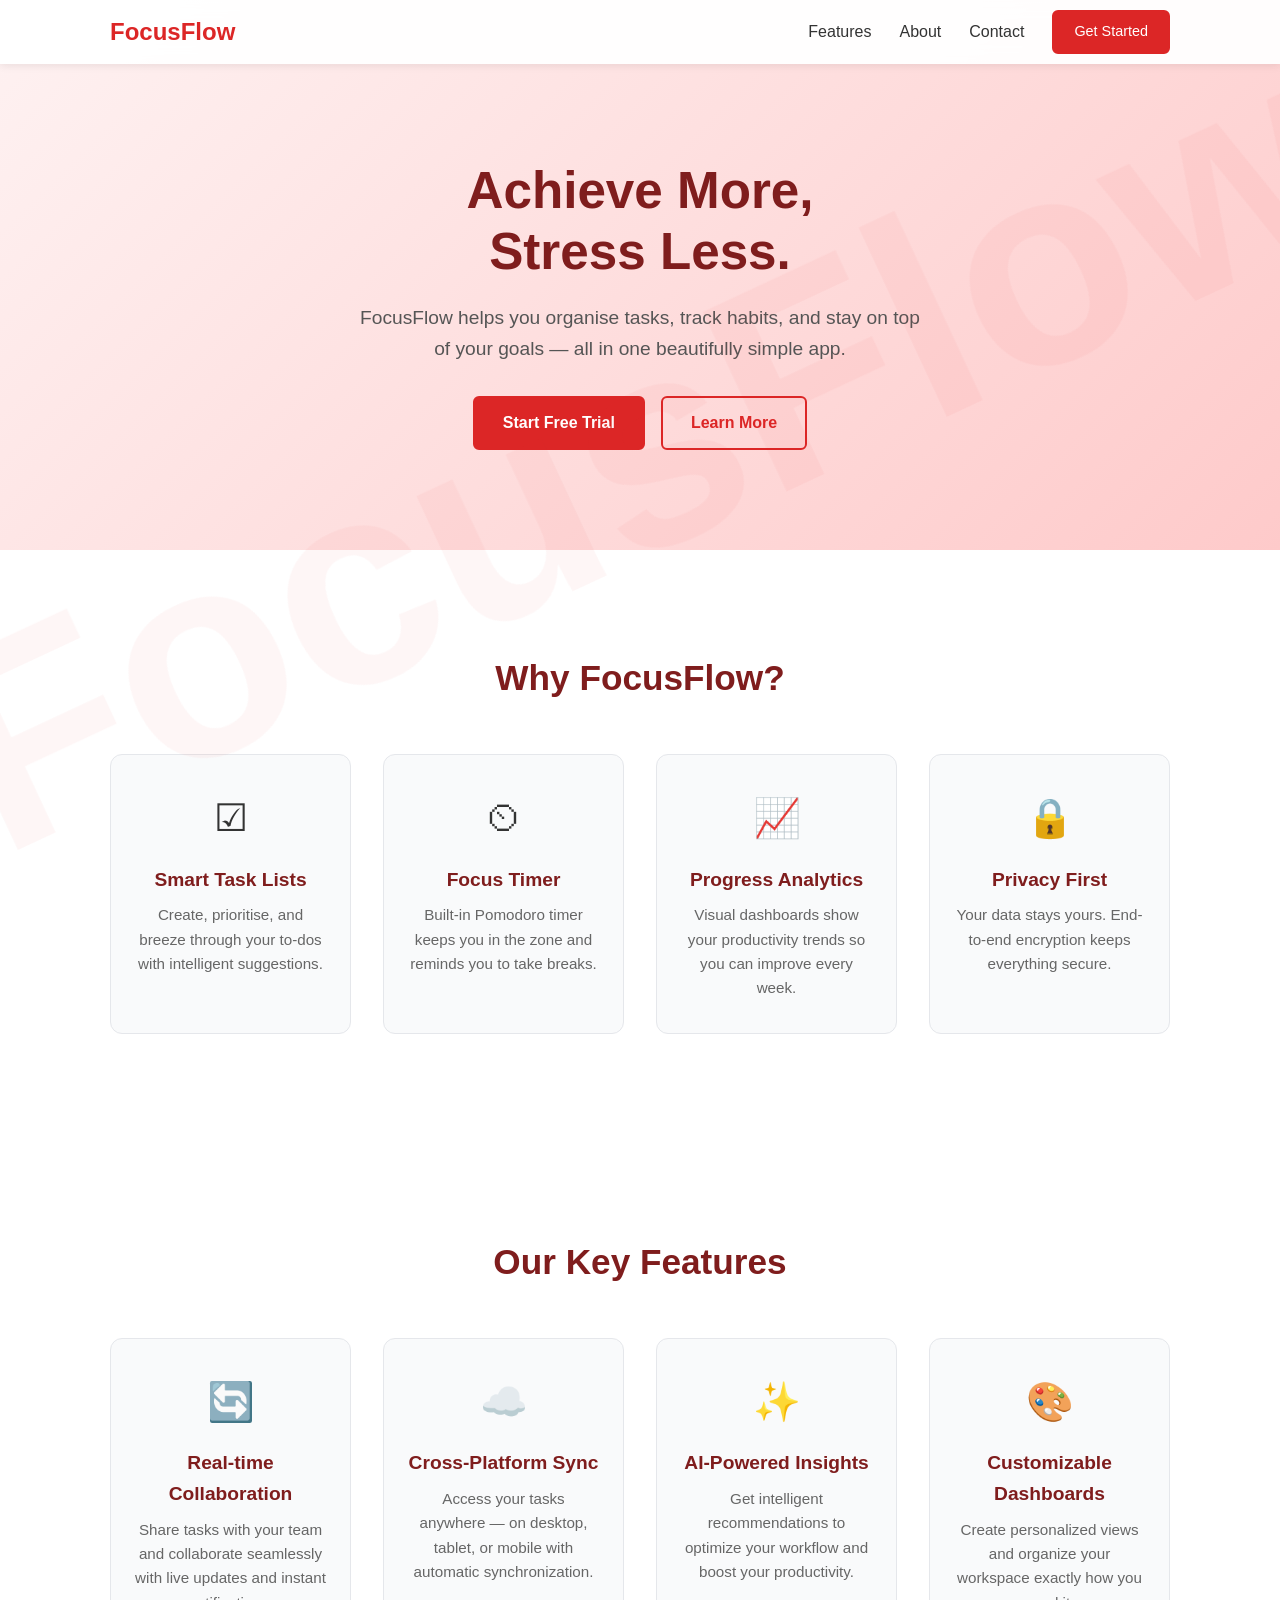
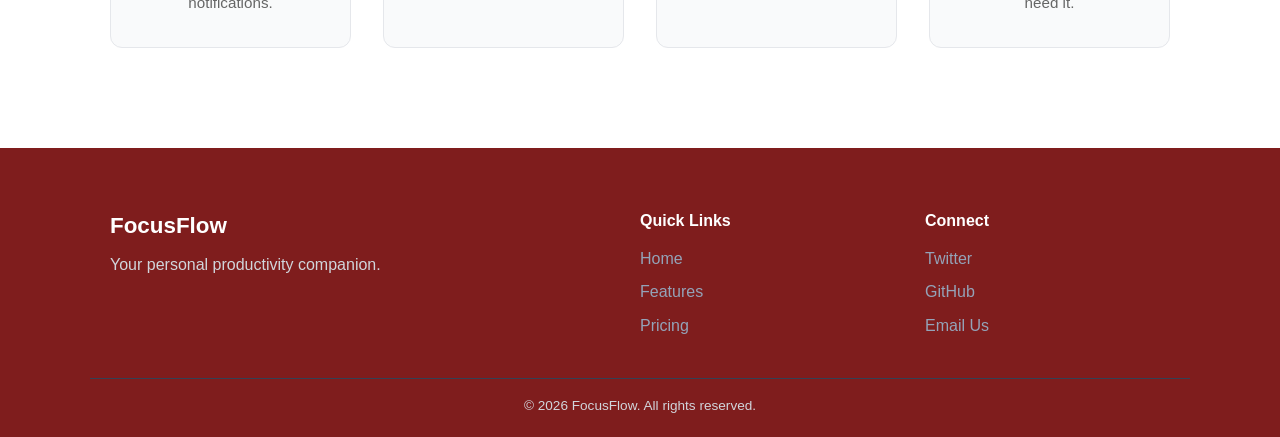
<file: index.html>
<!DOCTYPE html>
<html lang="en">
<head>
  <meta charset="UTF-8" />
  <meta name="viewport" content="width=device-width, initial-scale=1.0" />
  <title>FocusFlow – Stay Productive</title>
  <link rel="stylesheet" href="styles.css" />
</head>
<body>

  <!-- Navbar -->
  <nav class="navbar">
    <div class="container navbar-inner">
      <a href="#" class="logo">FocusFlow</a>
      <ul class="nav-links">
        <li><a href="#features">Features</a></li>
        <li><a href="#hero">About</a></li>
        <li><a href="#footer">Contact</a></li>
        <li><a href="login.html" class="btn btn-small">Get Started</a></li>
      </ul>
    </div>
  </nav>

  <!-- Hero Section -->
  <section id="hero" class="hero">
    <div class="container hero-content">
      <h1>Achieve More,<br />Stress Less.</h1>
      <p>
        FocusFlow helps you organise tasks, track habits, and stay on top of
        your goals — all in one beautifully simple app.
      </p>
      <div class="hero-buttons">
        <a href="login.html" class="btn">Start Free Trial</a>
        <a href="#features" class="btn btn-outline">Learn More</a>
      </div>
    </div>
  </section>

  <!-- Features Section -->
  <section id="features" class="features">
    <div class="container">
      <h2 class="section-title">Why FocusFlow?</h2>
      <div class="features-grid">

        <div class="feature-card">
          <div class="feature-icon">&#9745;</div>
          <h3>Smart Task Lists</h3>
          <p>Create, prioritise, and breeze through your to-dos with intelligent suggestions.</p>
        </div>

        <div class="feature-card">
          <div class="feature-icon">&#9202;</div>
          <h3>Focus Timer</h3>
          <p>Built-in Pomodoro timer keeps you in the zone and reminds you to take breaks.</p>
        </div>

        <div class="feature-card">
          <div class="feature-icon">&#128200;</div>
          <h3>Progress Analytics</h3>
          <p>Visual dashboards show your productivity trends so you can improve every week.</p>
        </div>

        <div class="feature-card">
          <div class="feature-icon">&#128274;</div>
          <h3>Privacy First</h3>
          <p>Your data stays yours. End-to-end encryption keeps everything secure.</p>
        </div>

      </div>
    </div>
  </section>

  <!-- Additional Features Section -->
  <section class="features">
    <div class="container">
      <h2 class="section-title">Our Key Features</h2>
      <div class="features-grid">

        <div class="feature-card">
          <div class="feature-icon">🔄</div>
          <h3>Real-time Collaboration</h3>
          <p>Share tasks with your team and collaborate seamlessly with live updates and instant notifications.</p>
        </div>

        <div class="feature-card">
          <div class="feature-icon">☁️</div>
          <h3>Cross-Platform Sync</h3>
          <p>Access your tasks anywhere — on desktop, tablet, or mobile with automatic synchronization.</p>
        </div>

        <div class="feature-card">
          <div class="feature-icon">✨</div>
          <h3>AI-Powered Insights</h3>
          <p>Get intelligent recommendations to optimize your workflow and boost your productivity.</p>
        </div>

        <div class="feature-card">
          <div class="feature-icon">🎨</div>
          <h3>Customizable Dashboards</h3>
          <p>Create personalized views and organize your workspace exactly how you need it.</p>
        </div>

      </div>
    </div>
  </section>

  <!-- Footer -->
  <footer id="footer" class="footer">
    <div class="container footer-inner">
      <div class="footer-brand">
        <h3>FocusFlow</h3>
        <p>Your personal productivity companion.</p>
      </div>
      <div class="footer-links">
        <h4>Quick Links</h4>
        <ul>
          <li><a href="#hero">Home</a></li>
          <li><a href="#features">Features</a></li>
          <li><a href="#">Pricing</a></li>
        </ul>
      </div>
      <div class="footer-links">
        <h4>Connect</h4>
        <ul>
          <li><a href="#">Twitter</a></li>
          <li><a href="#">GitHub</a></li>
          <li><a href="#">Email Us</a></li>
        </ul>
      </div>
    </div>
    <div class="footer-bottom container">
      <p>&copy; 2026 FocusFlow. All rights reserved.</p>
    </div>
  </footer>

</body>
</html>
</file>
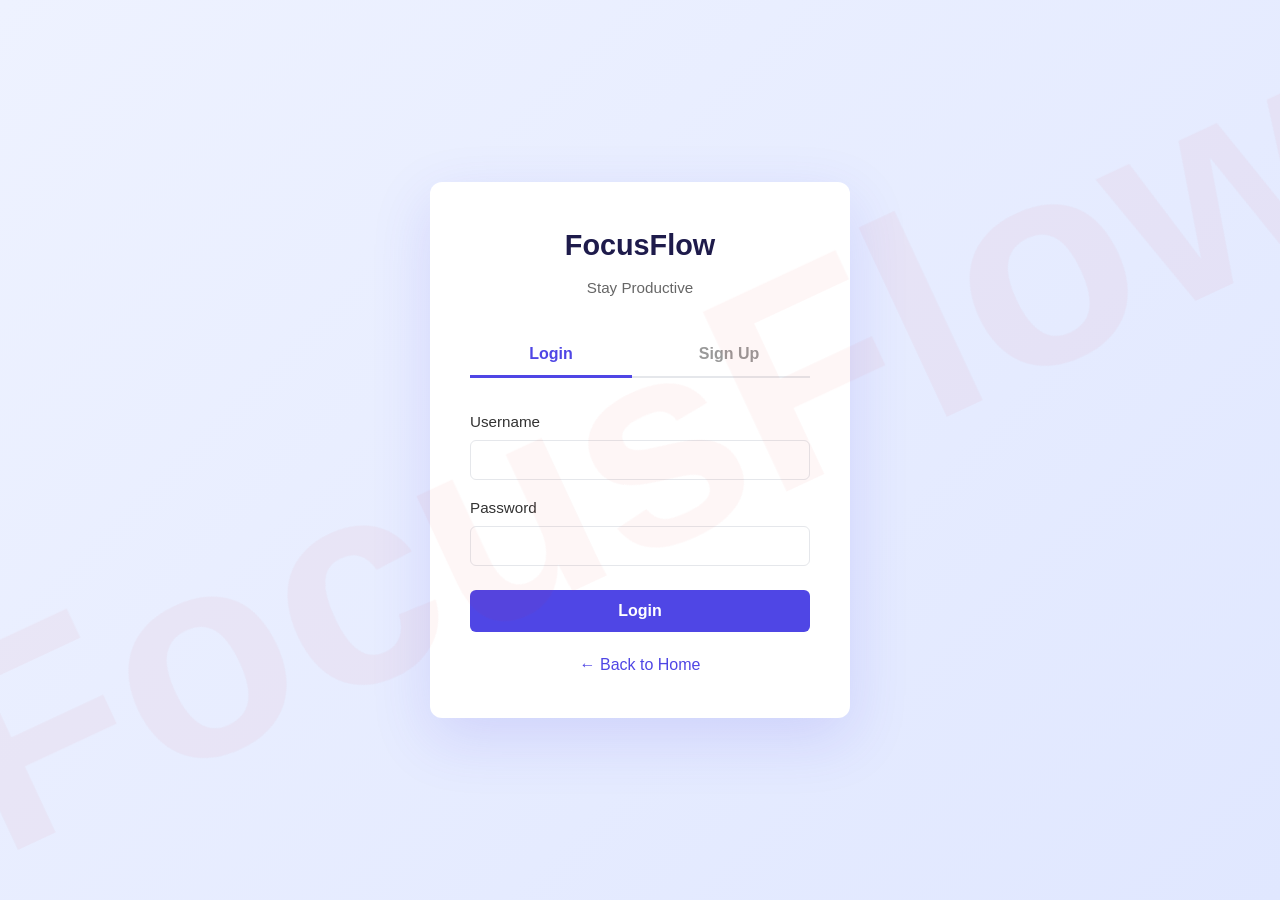
<file: dashboard.html>
<!DOCTYPE html>
<html lang="en">
<head>
  <meta charset="UTF-8" />
  <meta name="viewport" content="width=device-width, initial-scale=1.0" />
  <title>FocusFlow – Dashboard</title>
  <link rel="stylesheet" href="styles.css" />
  <style>
    body {
      background: #f9fafb;
    }

    .navbar {
      background: rgba(255, 255, 255, 0.95);
      box-shadow: 0 2px 8px rgba(0, 0, 0, 0.08);
    }

    .navbar-inner {
      display: flex;
      align-items: center;
      justify-content: space-between;
      height: 64px;
    }

    .logo {
      font-size: 1.5rem;
      font-weight: 700;
      color: #4f46e5;
      text-decoration: none;
    }

    .nav-right {
      display: flex;
      align-items: center;
      gap: 16px;
    }

    .user-info {
      display: flex;
      align-items: center;
      gap: 12px;
    }

    .user-avatar {
      width: 40px;
      height: 40px;
      border-radius: 50%;
      background: linear-gradient(135deg, #4f46e5 0%, #7c3aed 100%);
      display: flex;
      align-items: center;
      justify-content: center;
      color: #fff;
      font-weight: 700;
      font-size: 1rem;
    }

    .user-name {
      font-weight: 600;
      color: #1e1b4b;
    }

    .logout-btn {
      padding: 8px 20px;
      background: #ef4444;
      color: #fff;
      border: none;
      border-radius: 6px;
      font-weight: 600;
      cursor: pointer;
      transition: all 0.3s;
    }

    .logout-btn:hover {
      background: #dc2626;
      transform: translateY(-2px);
    }

    .dashboard-container {
      max-width: 1100px;
      margin: 0 auto;
      padding: 40px 20px;
    }

    .welcome-section {
      background: linear-gradient(135deg, #eef2ff 0%, #e0e7ff 100%);
      border-radius: 12px;
      padding: 40px;
      margin-bottom: 40px;
      text-align: center;
    }

    .welcome-section h1 {
      font-size: 2.2rem;
      color: #1e1b4b;
      margin-bottom: 12px;
    }

    .welcome-section p {
      font-size: 1.1rem;
      color: #555;
      margin-bottom: 24px;
    }

    .dashboard-grid {
      display: grid;
      grid-template-columns: repeat(auto-fit, minmax(280px, 1fr));
      gap: 24px;
    }

    .dashboard-card {
      background: #fff;
      border: 1px solid #e5e7eb;
      border-radius: 12px;
      padding: 24px;
      box-shadow: 0 2px 8px rgba(0, 0, 0, 0.04);
      transition: all 0.3s;
    }

    .dashboard-card:hover {
      transform: translateY(-4px);
      box-shadow: 0 12px 24px rgba(79, 70, 229, 0.12);
    }

    .dashboard-card h3 {
      font-size: 1.2rem;
      color: #1e1b4b;
      margin-bottom: 12px;
    }

    .dashboard-card p {
      color: #666;
      line-height: 1.6;
    }

    .profile-card {
      grid-column: 1 / -1;
    }

    .profile-info {
      display: flex;
      align-items: center;
      gap: 24px;
      margin-bottom: 20px;
    }

    .profile-avatar {
      width: 80px;
      height: 80px;
      border-radius: 50%;
      background: linear-gradient(135deg, #4f46e5 0%, #7c3aed 100%);
      display: flex;
      align-items: center;
      justify-content: center;
      color: #fff;
      font-weight: 700;
      font-size: 2rem;
    }

    .profile-details {
      flex: 1;
    }

    .profile-details h2 {
      font-size: 1.5rem;
      color: #1e1b4b;
      margin-bottom: 4px;
    }

    .profile-details p {
      color: #666;
      margin: 4px 0;
    }

    .loading {
      text-align: center;
      padding: 40px;
      color: #666;
    }

    .error {
      background: #fee2e2;
      border: 1px solid #fecaca;
      color: #991b1b;
      padding: 16px;
      border-radius: 6px;
      margin-bottom: 20px;
    }
  </style>
</head>
<body>
  <!-- Navbar -->
  <nav class="navbar">
    <div class="container navbar-inner">
      <a href="index.html" class="logo">FocusFlow</a>
      <div class="nav-right">
        <div class="user-info">
          <div class="user-avatar" id="avatar">U</div>
          <div class="user-name" id="username-display">User</div>
        </div>
        <button class="logout-btn" onclick="handleLogout()">Logout</button>
      </div>
    </div>
  </nav>

  <!-- Main Content -->
  <div class="dashboard-container">
    <div id="loading" class="loading">
      <p>Loading profile...</p>
    </div>

    <div id="error" class="error" style="display: none;"></div>

    <div id="content" style="display: none;">
      <div class="welcome-section">
        <h1>Welcome back, <span id="welcome-name">User</span>!</h1>
        <p>You're all set up and ready to boost your productivity with FocusFlow</p>
      </div>

      <div class="dashboard-grid">
        <!-- Profile Card -->
        <div class="dashboard-card profile-card">
          <h3>Your Profile</h3>
          <div class="profile-info">
            <div class="profile-avatar" id="profile-avatar">U</div>
            <div class="profile-details">
              <h2 id="profile-username">Username</h2>
              <p id="profile-email">email@example.com</p>
              <p style="color: #999; font-size: 0.9rem; margin-top: 8px;">
                Member since today
              </p>
            </div>
          </div>
        </div>

        <!-- Quick Stats -->
        <div class="dashboard-card">
          <h3>📊 Get Started</h3>
          <p>
            Start creating tasks and organizing your workflow. Use the smart task
            lists feature to prioritize what matters most.
          </p>
        </div>

        <div class="dashboard-card">
          <h3>⏱️ Focus Timer</h3>
          <p>
            Use the built-in Pomodoro timer to maintain focus during work sessions
            and get reminders to take breaks.
          </p>
        </div>

        <div class="dashboard-card">
          <h3>📈 Track Progress</h3>
          <p>
            View your productivity analytics and see how your habits improve over
            time with detailed insights.
          </p>
        </div>
      </div>
    </div>
  </div>

  <script>
    const API_URL = "http://localhost:8001";

    async function loadProfile() {
      const token = localStorage.getItem("token");
      const username = localStorage.getItem("username");

      if (!token) {
        window.location.href = "login.html";
        return;
      }

      try {
        const response = await fetch(
          `${API_URL}/user/profile?token=${encodeURIComponent(token)}`
        );
        const data = await response.json();

        if (!response.ok) {
          throw new Error(data.detail || "Failed to load profile");
        }

        // Display profile
        const avatar = data.username.charAt(0).toUpperCase();
        document.getElementById("avatar").textContent = avatar;
        document.getElementById("profile-avatar").textContent = avatar;
        document.getElementById("welcome-name").textContent = data.username;
        document.getElementById("username-display").textContent = data.username;
        document.getElementById("profile-username").textContent = data.username;
        document.getElementById("profile-email").textContent = data.email;

        document.getElementById("loading").style.display = "none";
        document.getElementById("content").style.display = "block";
      } catch (error) {
        document.getElementById("loading").style.display = "none";
        document.getElementById("error").textContent = error.message;
        document.getElementById("error").style.display = "block";
      }
    }

    function handleLogout() {
      const token = localStorage.getItem("token");

      // Clear local storage
      localStorage.removeItem("token");
      localStorage.removeItem("username");

      // Optional: notify backend
      fetch(`${API_URL}/auth/logout?token=${encodeURIComponent(token)}`, {
        method: "POST",
      }).catch(() => {});

      // Redirect to home
      window.location.href = "index.html";
    }

    // Load profile on page load
    window.addEventListener("load", loadProfile);
  </script>
</body>
</html>
</file>
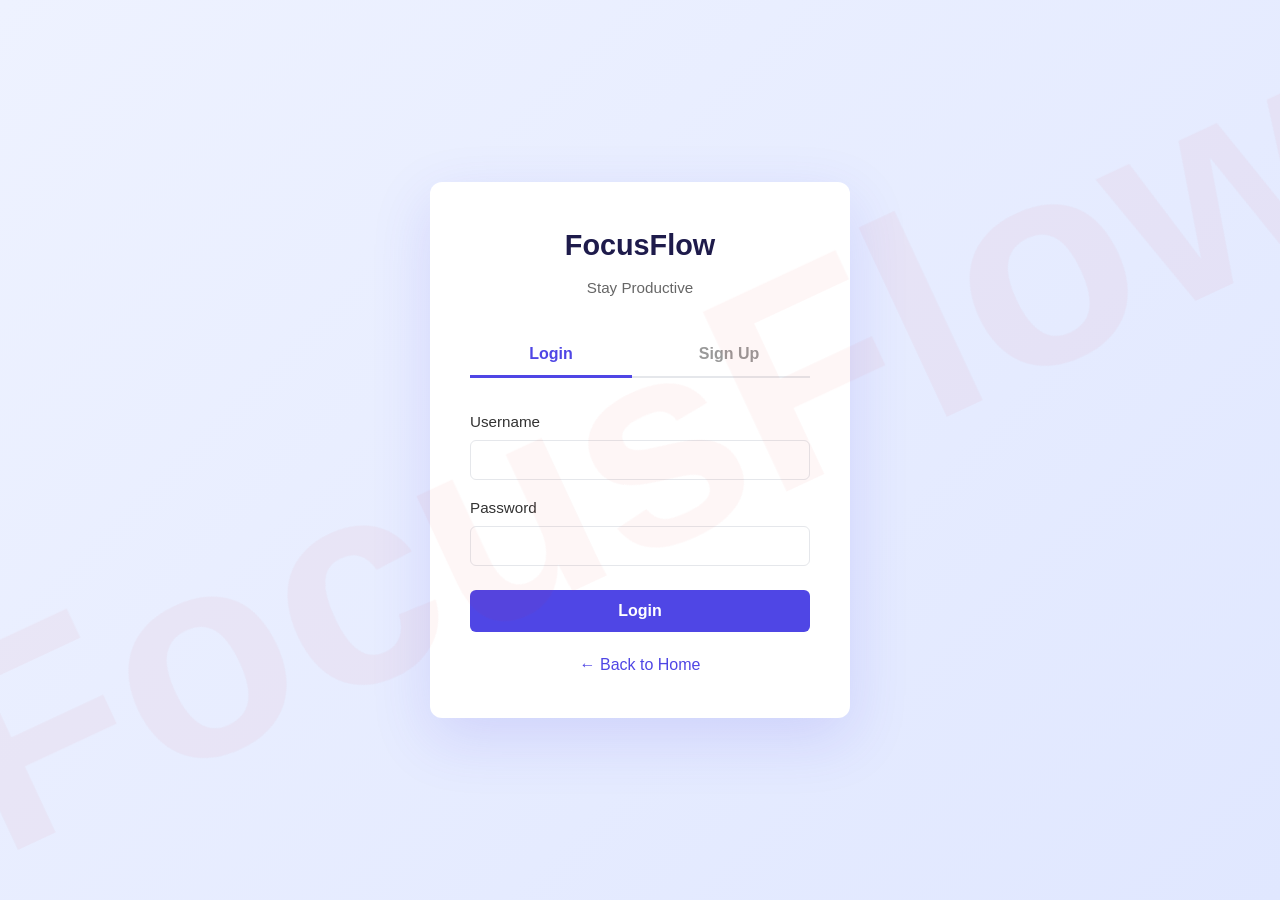
<file: login.html>
<!DOCTYPE html>
<html lang="en">
<head>
  <meta charset="UTF-8" />
  <meta name="viewport" content="width=device-width, initial-scale=1.0" />
  <title>FocusFlow – Login & Signup</title>
  <link rel="stylesheet" href="styles.css" />
  <style>
    body {
      display: flex;
      align-items: center;
      justify-content: center;
      min-height: 100vh;
      background: linear-gradient(135deg, #eef2ff 0%, #e0e7ff 100%);
    }

    .auth-container {
      background: #fff;
      border-radius: 12px;
      box-shadow: 0 20px 60px rgba(79, 70, 229, 0.15);
      width: 100%;
      max-width: 420px;
      padding: 40px;
    }

    .auth-header {
      text-align: center;
      margin-bottom: 32px;
    }

    .auth-header h1 {
      font-size: 1.8rem;
      color: #1e1b4b;
      margin-bottom: 8px;
    }

    .auth-header p {
      color: #666;
      font-size: 0.95rem;
    }

    .tabs {
      display: flex;
      gap: 16px;
      margin-bottom: 32px;
      border-bottom: 2px solid #e5e7eb;
    }

    .tab-btn {
      flex: 1;
      padding: 12px;
      background: none;
      border: none;
      cursor: pointer;
      font-size: 1rem;
      font-weight: 600;
      color: #999;
      transition: all 0.3s;
      border-bottom: 3px solid transparent;
      margin-bottom: -2px;
    }

    .tab-btn.active {
      color: #4f46e5;
      border-bottom-color: #4f46e5;
    }

    .tab-content {
      display: none;
    }

    .tab-content.active {
      display: block;
    }

    .form-group {
      margin-bottom: 16px;
    }

    .form-group label {
      display: block;
      margin-bottom: 6px;
      color: #333;
      font-weight: 500;
      font-size: 0.95rem;
    }

    .form-group input {
      width: 100%;
      padding: 10px 12px;
      border: 1px solid #e5e7eb;
      border-radius: 6px;
      font-size: 1rem;
      transition: border-color 0.3s;
      font-family: inherit;
    }

    .form-group input:focus {
      outline: none;
      border-color: #4f46e5;
      box-shadow: 0 0 0 3px rgba(79, 70, 229, 0.1);
    }

    .auth-btn {
      width: 100%;
      padding: 12px;
      background: #4f46e5;
      color: #fff;
      border: none;
      border-radius: 6px;
      font-size: 1rem;
      font-weight: 600;
      cursor: pointer;
      transition: all 0.3s;
      margin-top: 8px;
    }

    .auth-btn:hover {
      background: #3730a3;
      transform: translateY(-2px);
    }

    .auth-btn:disabled {
      background: #cbd5e1;
      cursor: not-allowed;
      transform: none;
    }

    .error-message {
      color: #ef4444;
      font-size: 0.9rem;
      margin-top: 8px;
      display: none;
    }

    .error-message.show {
      display: block;
    }

    .success-message {
      color: #10b981;
      font-size: 0.9rem;
      margin-top: 8px;
      display: none;
    }

    .success-message.show {
      display: block;
    }

    .back-link {
      text-align: center;
      margin-top: 20px;
    }

    .back-link a {
      color: #4f46e5;
      text-decoration: none;
      font-weight: 500;
      transition: color 0.2s;
    }

    .back-link a:hover {
      color: #3730a3;
    }

    .loading {
      display: none;
      text-align: center;
      color: #4f46e5;
    }
  </style>
</head>
<body>
  <div class="auth-container">
    <div class="auth-header">
      <h1>FocusFlow</h1>
      <p>Stay Productive</p>
    </div>

    <div class="tabs">
      <button class="tab-btn active" onclick="switchTab('login')">Login</button>
      <button class="tab-btn" onclick="switchTab('signup')">Sign Up</button>
    </div>

    <!-- Login Tab -->
    <div id="login" class="tab-content active">
      <form onsubmit="handleLogin(event)">
        <div class="form-group">
          <label for="login-username">Username</label>
          <input type="text" id="login-username" required />
        </div>
        <div class="form-group">
          <label for="login-password">Password</label>
          <input type="password" id="login-password" required />
        </div>
        <div class="error-message" id="login-error"></div>
        <div class="success-message" id="login-success"></div>
        <button type="submit" class="auth-btn" id="login-btn">Login</button>
      </form>
    </div>

    <!-- Signup Tab -->
    <div id="signup" class="tab-content">
      <form onsubmit="handleSignup(event)">
        <div class="form-group">
          <label for="signup-username">Username</label>
          <input type="text" id="signup-username" required />
        </div>
        <div class="form-group">
          <label for="signup-email">Email</label>
          <input type="email" id="signup-email" required />
        </div>
        <div class="form-group">
          <label for="signup-password">Password</label>
          <input type="password" id="signup-password" required />
        </div>
        <div class="error-message" id="signup-error"></div>
        <div class="success-message" id="signup-success"></div>
        <button type="submit" class="auth-btn" id="signup-btn">Sign Up</button>
      </form>
    </div>

    <div class="back-link">
      <a href="index.html">← Back to Home</a>
    </div>
  </div>

  <script>
    const API_URL = "http://localhost:8001";

    function switchTab(tab) {
      document.querySelectorAll(".tab-content").forEach((el) => {
        el.classList.remove("active");
      });
      document.querySelectorAll(".tab-btn").forEach((el) => {
        el.classList.remove("active");
      });

      document.getElementById(tab).classList.add("active");
      event.target.classList.add("active");

      // Clear messages
      document.querySelectorAll(".error-message, .success-message").forEach((el) => {
        el.classList.remove("show");
      });
    }

    async function handleLogin(event) {
      event.preventDefault();

      const username = document.getElementById("login-username").value;
      const password = document.getElementById("login-password").value;
      const loginBtn = document.getElementById("login-btn");
      const errorDiv = document.getElementById("login-error");
      const successDiv = document.getElementById("login-success");

      loginBtn.disabled = true;
      errorDiv.classList.remove("show");
      successDiv.classList.remove("show");

      try {
        const response = await fetch(`${API_URL}/auth/login`, {
          method: "POST",
          headers: {
            "Content-Type": "application/json",
          },
          body: JSON.stringify({ username, password }),
        });

        const data = await response.json();

        if (!response.ok) {
          throw new Error(data.detail || "Login failed");
        }

        // Store token
        localStorage.setItem("token", data.token);
        localStorage.setItem("username", data.username);

        successDiv.textContent = "Login successful! Redirecting...";
        successDiv.classList.add("show");

        setTimeout(() => {
          window.location.href = "dashboard.html";
        }, 1500);
      } catch (error) {
        errorDiv.textContent = error.message;
        errorDiv.classList.add("show");
      } finally {
        loginBtn.disabled = false;
      }
    }

    async function handleSignup(event) {
      event.preventDefault();

      const username = document.getElementById("signup-username").value;
      const email = document.getElementById("signup-email").value;
      const password = document.getElementById("signup-password").value;
      const signupBtn = document.getElementById("signup-btn");
      const errorDiv = document.getElementById("signup-error");
      const successDiv = document.getElementById("signup-success");

      signupBtn.disabled = true;
      errorDiv.classList.remove("show");
      successDiv.classList.remove("show");

      try {
        const response = await fetch(`${API_URL}/auth/signup`, {
          method: "POST",
          headers: {
            "Content-Type": "application/json",
          },
          body: JSON.stringify({ username, email, password }),
        });

        const data = await response.json();

        if (!response.ok) {
          throw new Error(data.detail || "Signup failed");
        }

        // Store token
        localStorage.setItem("token", data.token);
        localStorage.setItem("username", data.username);

        successDiv.textContent = "Account created! Redirecting to dashboard...";
        successDiv.classList.add("show");

        setTimeout(() => {
          window.location.href = "dashboard.html";
        }, 1500);
      } catch (error) {
        errorDiv.textContent = error.message;
        errorDiv.classList.add("show");
      } finally {
        signupBtn.disabled = false;
      }
    }

    // Check if already logged in
    window.addEventListener("load", () => {
      const token = localStorage.getItem("token");
      if (token) {
        window.location.href = "dashboard.html";
      }
    });
  </script>
</body>
</html>
</file>
<file: styles.css>
/* ===== Reset & Base ===== */
*,
*::before,
*::after {
  margin: 0;
  padding: 0;
  box-sizing: border-box;
}

html {
  scroll-behavior: smooth;
}

body {
  font-family: "Segoe UI", Tahoma, Geneva, Verdana, sans-serif;
  color: #333;
  line-height: 1.6;
  position: relative;
  overflow-x: hidden;
}

body::before {
  content: "FocusFlow";
  position: fixed;
  top: 50%;
  left: 50%;
  transform: translate(-50%, -50%) rotate(-25deg);
  font-size: 18rem;
  font-weight: 800;
  color: #dc2626;
  opacity: 0.04;
  pointer-events: none;
  z-index: 0;
  white-space: nowrap;
}

a {
  text-decoration: none;
  color: inherit;
}

ul {
  list-style: none;
}

img {
  max-width: 100%;
}

.container {
  max-width: 1100px;
  margin: 0 auto;
  padding: 0 20px;
}

/* ===== Buttons ===== */
.btn {
  display: inline-block;
  padding: 12px 28px;
  border-radius: 6px;
  font-size: 1rem;
  font-weight: 600;
  cursor: pointer;
  transition: background 0.3s, transform 0.2s;
  background: #dc2626;
  color: #fff;
  border: 2px solid #dc2626;
}

.btn:hover {
  background: #b91c1c;
  border-color: #b91c1c;
  transform: translateY(-2px);
}

.btn-outline {
  background: transparent;
  color: #dc2626;
}

.btn-outline:hover {
  background: #dc2626;
  color: #fff;
}

.btn-small {
  padding: 8px 20px;
  font-size: 0.9rem;
}

/* ===== Navbar ===== */
.navbar {
  position: fixed;
  top: 0;
  left: 0;
  width: 100%;
  background: rgba(255, 255, 255, 0.95);
  backdrop-filter: blur(8px);
  box-shadow: 0 2px 8px rgba(0, 0, 0, 0.08);
  z-index: 1000;
}

.navbar-inner {
  display: flex;
  align-items: center;
  justify-content: space-between;
  height: 64px;
}

.logo {
  font-size: 1.5rem;
  font-weight: 700;
  color: #dc2626;
}

.nav-links {
  display: flex;
  align-items: center;
  gap: 28px;
}

.nav-links a {
  font-weight: 500;
  transition: color 0.2s;
}

.nav-links a:hover {
  color: #dc2626;
}

/* ===== Hero Section ===== */
.hero {
  padding: 160px 0 100px;
  background: linear-gradient(135deg, #fef2f2 0%, #fecaca 100%);
  text-align: center;
}

.hero-content h1 {
  font-size: 3.2rem;
  font-weight: 800;
  color: #7f1d1d;
  margin-bottom: 20px;
  line-height: 1.2;
}

.hero-content p {
  font-size: 1.2rem;
  max-width: 560px;
  margin: 0 auto 32px;
  color: #555;
}

.hero-buttons {
  display: flex;
  gap: 16px;
  justify-content: center;
  flex-wrap: wrap;
}

/* ===== Features Section ===== */
.features {
  padding: 100px 0;
  background: #fff;
}

.section-title {
  text-align: center;
  font-size: 2.2rem;
  font-weight: 700;
  color: #7f1d1d;
  margin-bottom: 48px;
}

.features-grid {
  display: grid;
  grid-template-columns: repeat(auto-fit, minmax(230px, 1fr));
  gap: 32px;
}

.feature-card {
  background: #f9fafb;
  border: 1px solid #e5e7eb;
  border-radius: 12px;
  padding: 32px 24px;
  text-align: center;
  transition: transform 0.3s, box-shadow 0.3s;
}

.feature-card:hover {
  transform: translateY(-6px);
  box-shadow: 0 12px 24px rgba(220, 38, 38, 0.12);
}

.feature-icon {
  font-size: 2.4rem;
  margin-bottom: 16px;
}

.feature-card h3 {
  font-size: 1.2rem;
  margin-bottom: 8px;
  color: #7f1d1d;
}

.feature-card p {
  font-size: 0.95rem;
  color: #666;
}

/* ===== Footer ===== */
.footer {
  background: #7f1d1d;
  color: #d1d5db;
  padding: 60px 0 20px;
}

.footer-inner {
  display: grid;
  grid-template-columns: 2fr 1fr 1fr;
  gap: 40px;
  margin-bottom: 40px;
}

.footer-brand h3 {
  font-size: 1.4rem;
  color: #fff;
  margin-bottom: 8px;
}

.footer-links h4 {
  color: #fff;
  margin-bottom: 12px;
  font-size: 1rem;
}

.footer-links ul {
  display: flex;
  flex-direction: column;
  gap: 8px;
}

.footer-links a {
  color: #94a3b8;
  transition: color 0.2s;
}

.footer-links a:hover {
  color: #fecaca;
}

.footer-bottom {
  border-top: 1px solid #334155;
  padding-top: 16px;
  text-align: center;
  font-size: 0.85rem;
}

/* ===== Responsive ===== */
@media (max-width: 768px) {
  .hero-content h1 {
    font-size: 2.2rem;
  }

  .nav-links {
    gap: 16px;
  }

  .footer-inner {
    grid-template-columns: 1fr;
    text-align: center;
  }
}
</file>
